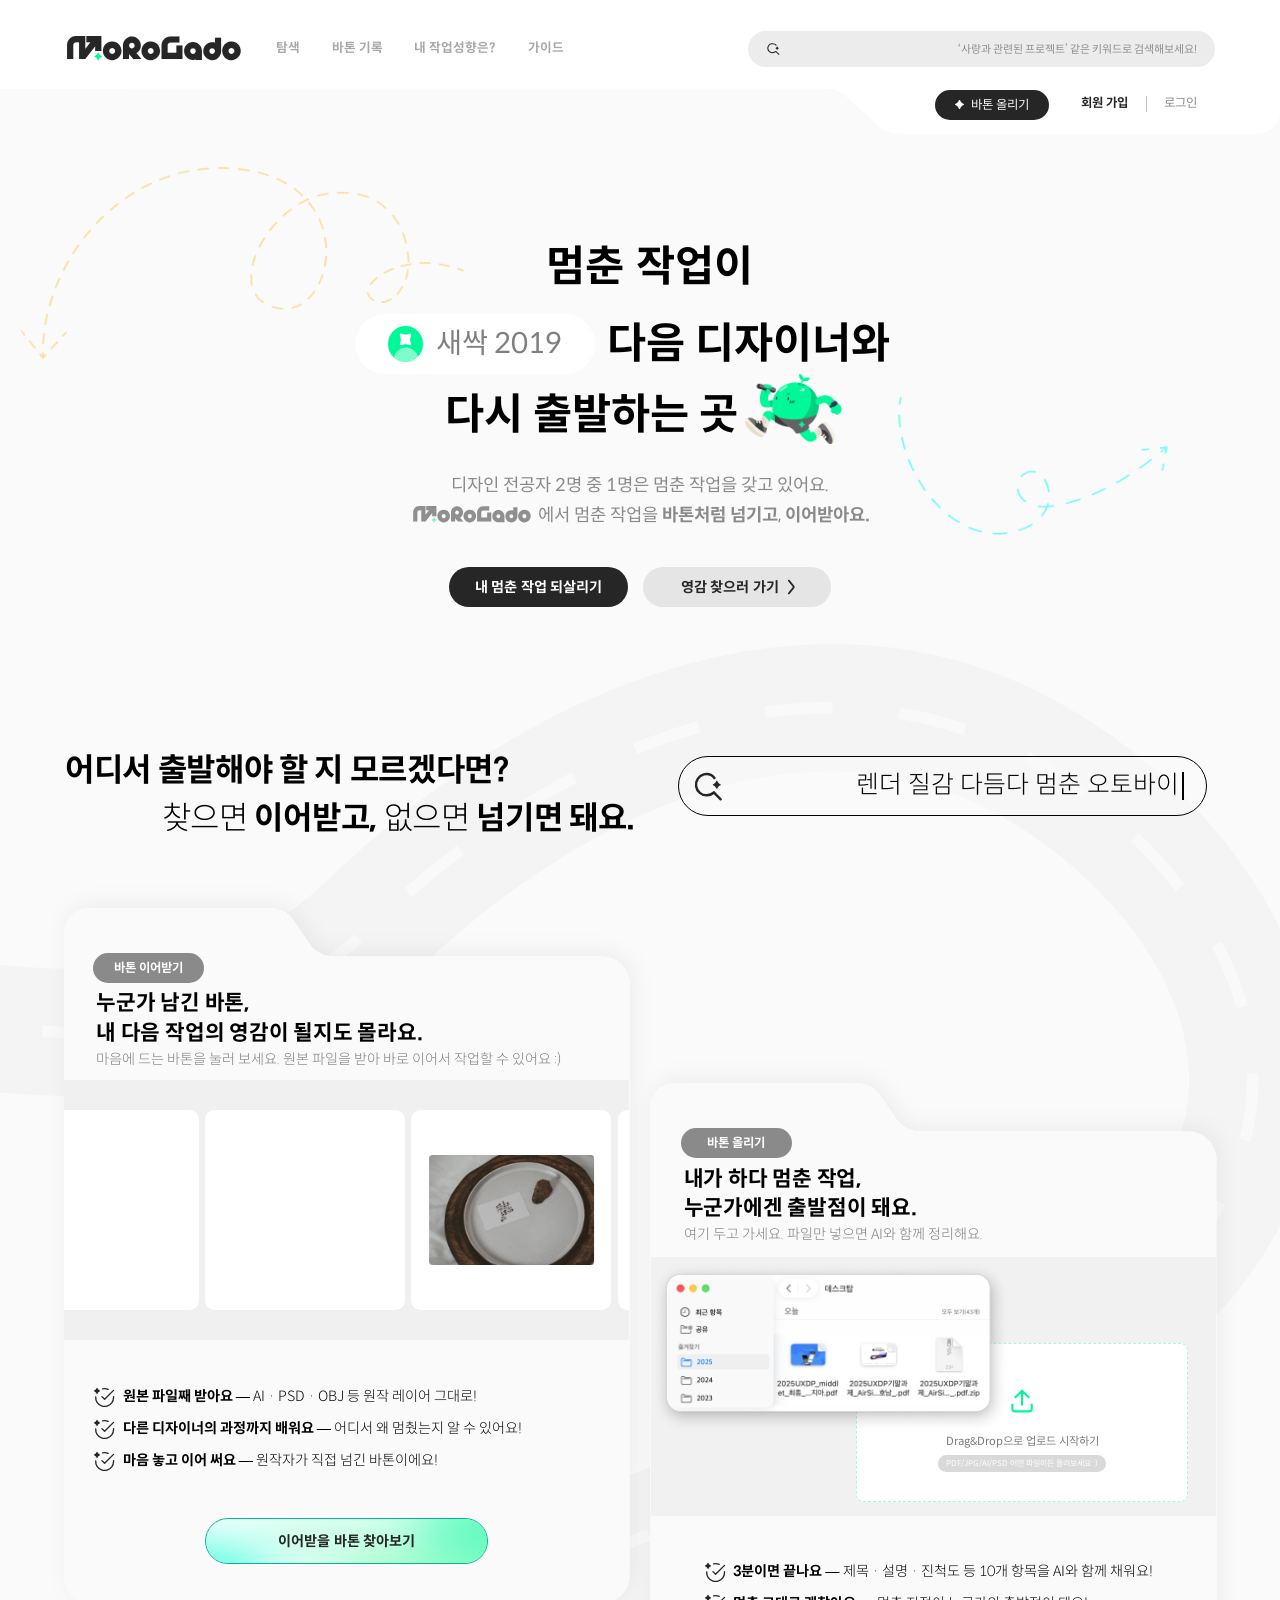
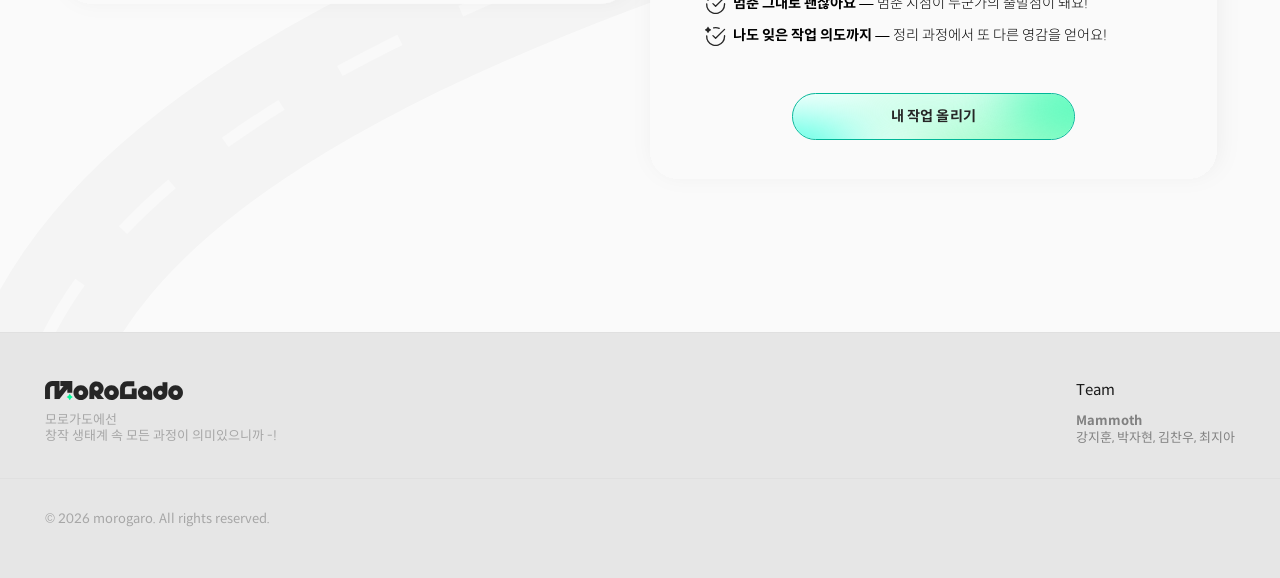
<file: index.html>
<!doctype html>
<html lang="ko">
<meta charset="utf-8"><meta name="viewport" content="width=device-width,initial-scale=1"><meta name="theme-color" content="#FAFAFA"><meta name="description" content="멈춘 작업도 다음 사람의 출발점이 될 수 있어요. 모로가도에서 바톤을 발견하고 이어달려요."><title>모로가도</title>
  <meta property="og:type" content="website">
  <meta property="og:url" content="https://morogado.site/">
  <meta property="og:title" content="모로가도 MOROGARO">
  <meta property="og:description" content="멈춘 작업을 잇는, 창작 순환 플랫폼">
  <meta property="og:image" content="https://morogado.site/assets/og-image.png">

<link rel="stylesheet" href="site.css?v=exhibition-20261009-1400"><link rel="stylesheet" href="site-detail.css?v=exhibition-20261009-1400"><link rel="stylesheet" href="log.css?v=exhibition-20261009-1400"><link rel="stylesheet" href="upload.css?v=exhibition-20261009-1400">
<script src="maker/exhibition-recommendations.js?v=exhibition-20261009-1400" defer></script><script src="font-catalog.js?v=exhibition-20261009-1400" defer></script><script src="vendor/jszip.min.js?v=exhibition-20261009-1400" defer></script><script src="config.js?v=1018a"></script><script src="store.js?v=1018a" defer></script><script src="store-remote.js?v=1105a" defer></script><script src="sample-comments.js?v=1113a" defer></script><script src="jia-detail.js?v=1115a" defer></script><script src="log.js?v=exhibition-20261009-1400" defer></script><script src="upload.js?v=1107c" defer></script><script src="calendar-reference.js?v=exhibition-20261009-1400" defer></script><script src="home-card-samples.js?v=exhibition-20261009-1400" defer></script><script src="feed-more-samples.js?v=fm1" defer></script><script src="calendar-relay-samples.js?v=exhibition-20261009-1400" defer></script><script src="landing.js?v=1026j" defer></script><script src="guide.js?v=1115a" defer></script><script src="filter-modal.js?v=1027b" defer></script><script src="relay-log.js?v=1106k" defer></script><script src="wp-test.js?v=1113b" defer></script><script src="example-info.js?v=1113a" defer></script><script src="site.js?v=1115a" defer></script><script src="idle-reset.js?v=1113a" defer></script><script src="auto-update.js?v=1113a" defer></script>
<link rel="stylesheet" href="director2-service.css?v=exhibition-20261009-1400"><link rel="preconnect" href="https://fonts.googleapis.com"><link rel="preconnect" href="https://fonts.gstatic.com" crossorigin><script>/* 구글 서체(Inter·Noto Sans KR)는 화면 그리기를 막지 않게 스크립트로 붙여요. 같은 서체라 모양은 그대로예요 (10/16) */(function(){var l=document.createElement('link');l.rel='stylesheet';l.href='https://fonts.googleapis.com/css2?family=Inter:wght@400;600&family=Noto+Sans+KR:wght@500&display=swap';document.head.appendChild(l);})();</script><link rel="stylesheet" href="scale-restoration.css?v=exhibition-20261009-1400">
<link rel="stylesheet" href="figma-home.css?v=1027b"><link rel="stylesheet" href="figma-log.css?v=fl6"><link rel="stylesheet" href="figma-detail.css?v=fd12"><link rel="stylesheet" href="jia-detail.css?v=jia-20261016"><link rel="stylesheet" href="header-figma.css?v=1018f"><link rel="stylesheet" href="header-v2.css?v=1105a"><link rel="stylesheet" href="filter-modal.css?v=1027b"><link rel="stylesheet" href="landing.css?v=1027a"><link rel="stylesheet" href="guide.css?v=1115a"><link rel="stylesheet" href="relay-log.css?v=1106m"><link rel="stylesheet" href="dock-upload.css?v=1105a"><link rel="stylesheet" href="wp-test.css?v=1113c"><script src="dock-upload.js?v=1027a" defer></script><script src="figma-home.js?v=1113b" defer></script><script src="figma-log.js?v=fl1" defer></script>

<a class="skip-link" href="#main">본문으로 바로 가기</a>
<header class="site-header" id="site-header"><div class="hd-shape" aria-hidden="true"></div><nav class="hd-sub" aria-label="바톤 기록 메뉴"><svg viewBox="0 0 20 20" fill="none" aria-hidden="true"><path d="M8 5l5 5-5 5" stroke="currentColor" stroke-width="1.6" stroke-linecap="round" stroke-linejoin="round"/></svg><a href="#/community" data-sub="log">바톤 로그</a><i></i><a href="#/community/talk" data-sub="talk">주니어 디자이너 커뮤니티</a></nav>
<div class="hd-bar"><div class="hd-left"><a class="hd-logo" href="#/" aria-label="모로가도 홈"><img class="hd-wordmark" src="assets/landing/logo.svg" alt="모로가도" width="203" height="28"><img class="hd-symbol" src="assets/landing/symbol.svg" alt="" width="41" height="28"></a>
<nav class="hd-nav" aria-label="주 메뉴"><a href="#/explore" data-nav="home">탐색</a><a href="#/community" data-nav="community">바톤 기록</a><button type="button" class="tendency-link" data-action="tendency">내 작업성향은?</button><a href="#/guide" data-nav="guide">가이드</a></nav></div>
<form class="hd-search" id="search-form" role="search"><label class="sr-only" for="site-search">바톤 검색</label><img src="assets/landing/search.svg" width="17" height="17" alt=""><input id="site-search" type="search" placeholder="‘사랑과 관련된 프로젝트’ 같은 키워드로 검색해보세요!" autocomplete="off"></form>
<button class="hd-menu" type="button" data-action="menu" aria-label="메뉴 열기"><svg viewBox="0 0 24 24" fill="none" stroke="currentColor" stroke-width="1.8" stroke-linecap="round"><path d="M4 7h16M4 12h16M4 17h16"/></svg></button></div>
<div class="hd-tab"><a class="hd-upload" href="#/upload" aria-label="바톤 올리기"><img src="assets/landing/sparkle.svg" width="10" height="10" alt="">바톤 올리기</a>
<a class="hd-icon hd-saved" href="#/saved" aria-label="저장한 바톤"><img src="assets/landing/hd-bookmark.svg" width="24" height="24" alt=""></a><button type="button" class="hd-icon hd-bell" data-action="notifications" aria-label="알림"><img src="assets/landing/hd-bell.svg" width="24" height="24" alt=""></button>
<div class="hd-account"><button type="button" class="hd-join" data-action="profile">회원 가입</button><i class="hd-guest" aria-hidden="true"></i><button type="button" class="hd-login" data-action="profile">로그인</button><button type="button" class="hd-me" data-action="profile" hidden><b id="runner-name">방문자</b> 님</button><i class="hd-me-sep" aria-hidden="true" hidden></i><a class="hd-my" href="#/my" hidden>내 바톤</a><a class="hd-avatar" href="#/my" aria-label="내 바톤"><img src="assets/landing/hd-avatar.svg" width="28" height="28" alt=""></a></div></div></header>
<main id="main" tabindex="-1"><div class="loading-placeholder" role="status">사이트를 불러오고 있어요.</div></main>
<footer class="site-footer"><div class="page-width footer-top"><div><a class="footer-brand" href="#/" aria-label="모로가도 홈"><img src="assets/figma/3423-4961/imgLogo.svg" alt="MoRoGado" width="138" height="19"></a><p>모로가도에선<br>창작 생태계 속 모든 과정이 의미있으니까 -!</p></div><div class="footer-team"><span>Team</span><p><strong>Mammoth</strong><br>강지훈, 박자현, 김찬우, 최지아</p></div></div><div class="page-width footer-bottom"><small>© 2026 morogaro. All rights reserved.</small></div></footer>
<nav hidden class="floating-dock" aria-label="빠른 메뉴"><a class="dock-plus" href="#/upload" aria-label="바톤 올리기"><span data-icon="plus"></span></a><div><button data-action="search" aria-label="검색"><span data-icon="search"></span><em class="dock-label" aria-hidden="true">검색</em></button><a href="#/saved" aria-label="저장한 바톤"><span data-icon="bookmark"></span><em class="dock-label" aria-hidden="true">저장</em></a><a href="#/my" aria-label="내 바톤"><span data-icon="user"></span><em class="dock-label" aria-hidden="true">내 바톤</em></a></div></nav>
<dialog id="site-modal" class="site-modal" aria-labelledby="modal-title"><div class="modal-heading"><h2 id="modal-title"></h2><button class="icon-button" id="modal-close" aria-label="닫기"><span data-icon="close"></span></button></div><div id="modal-content"></div></dialog>
<div class="toast-region" id="toasts" aria-live="polite" aria-atomic="true"></div>
<noscript><p>바톤 탐색과 저장을 사용하려면 브라우저에서 JavaScript를 켜 주세요.</p></noscript>

</html>
</file>
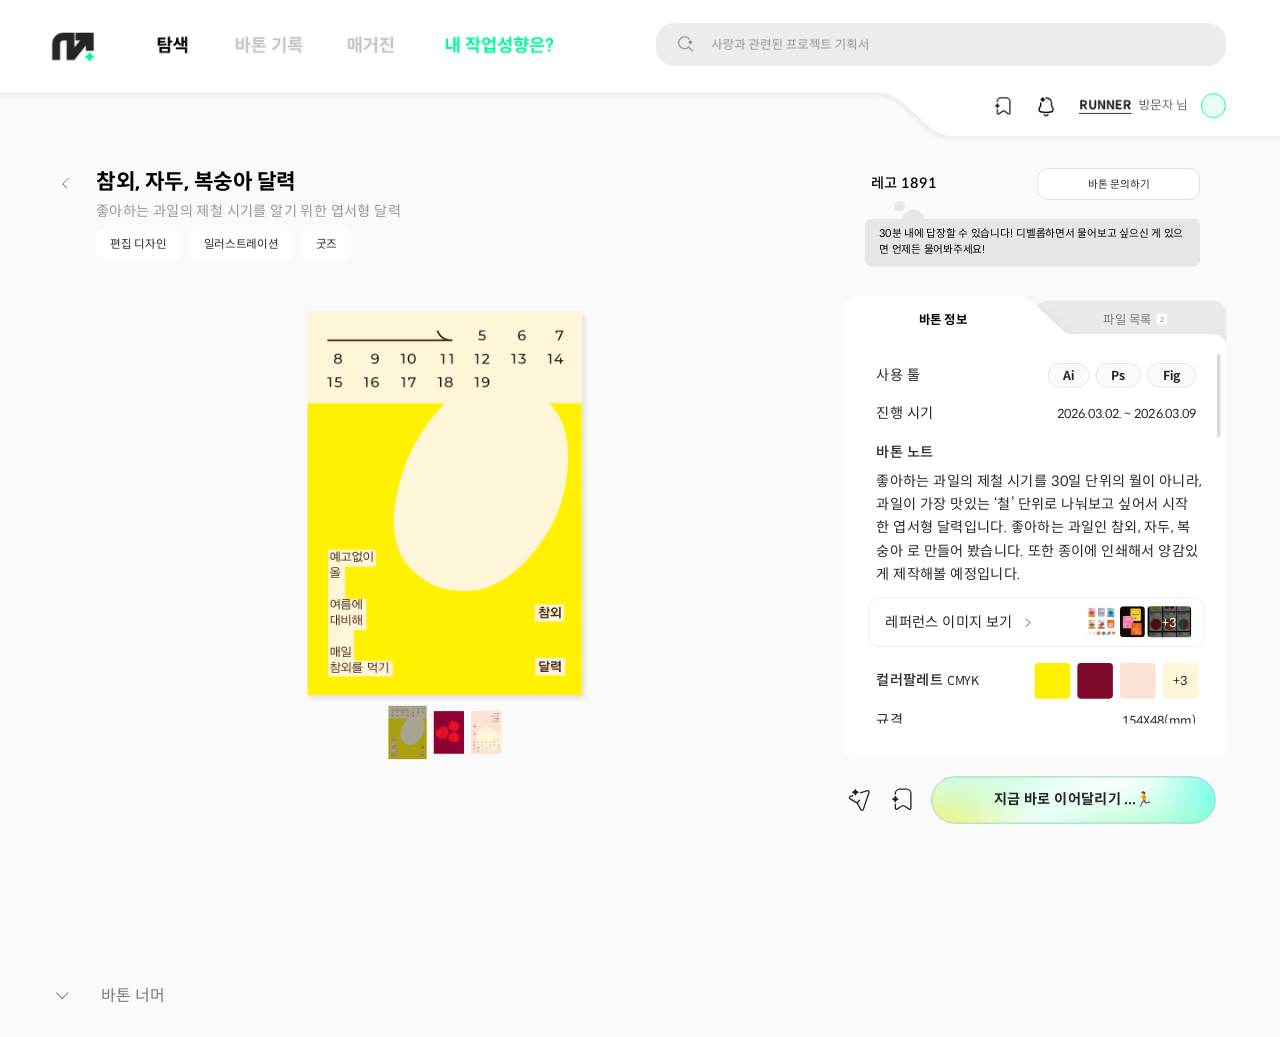
<file: baton/index.html>
<!doctype html>
<html lang="ko">
<head>
  <meta charset="UTF-8">
  <meta name="viewport" content="width=device-width, initial-scale=1">
  <meta name="theme-color" content="#FAFAFA">
  <title>참외, 자두, 복숭아 달력 — 모로가도 v10</title>
  <link rel="icon" href="../assets/favicon-32.png?v=2" type="image/png" sizes="32x32">
  <link rel="icon" href="../assets/favicon-192.png?v=2" type="image/png" sizes="192x192">
  <link rel="icon" href="../assets/favicon.svg?v=2" type="image/svg+xml">
  <link rel="apple-touch-icon" href="../assets/apple-touch-icon.png?v=2">
  <link rel="stylesheet" href="../fonts.css">
  <link rel="stylesheet" href="styles.css?v=1113c">
  <link rel="stylesheet" href="baton-live.css?v=1115a">
  <!-- 메이커 안에서 열릴 때는 예시가 잠깐 보이지 않도록 기록을 받을 때까지 가려요. -->
  <script>if(new URLSearchParams(location.search).get('embed')==='1'&&window.parent!==window)document.documentElement.classList.add('is-waiting-baton');</script>
  <!-- app.js는 baton-render.js가 데이터를 채운 뒤 불러와요. -->
  <script src="../download-bundle.js" defer></script>
  <script src="baton-data.js?v=1113b" defer></script>
  <script src="../vendor/modern-screenshot.js" defer></script>
  <script src="baton-chat.js?v=1113b" defer></script>
  <script src="baton-render.js?v=1115a" defer></script>
</head>
<body>
  <a class="skip-link" href="#main">본문으로 건너뛰기</a>
  <!-- Opening frame is isolated; scroll / 바톤 너머 reveals the lower document. -->
  <div class="page" id="page" data-view="detail" data-lower-open="false" data-transitioning="false">
    <header class="site-header">
      <img class="header-surface" src="assets/header-surface.svg" width="1440" height="164" alt="">
      <a class="brand" href="#detail" aria-label="모로가도 상세페이지"><img src="assets/brand-mark.svg" width="50" height="34" alt="모로가도"></a>
      <nav class="main-nav" aria-label="주 메뉴">
        <button class="nav-explore" type="button" aria-current="page" data-unwired="탐색">탐색</button>
        <button class="nav-community" type="button" data-unwired="바톤 기록">바톤 기록</button>
        <button class="nav-magazine" type="button" data-unwired="매거진">매거진</button>
        <button class="nav-personality" type="button" data-unwired="성향 검사">내 작업성향은?</button>
        <button class="nav-guide" type="button" data-unwired="가이드" hidden>가이드</button>
      </nav>
      <form class="search" id="search-form" role="search">
        <img src="assets/search-icon.svg" width="20" height="22" alt="">
        <input type="search" aria-label="바톤 검색" placeholder="사랑과 관련된 프로젝트 기획서" autocomplete="off">
      </form>
      <div class="account">
        <button class="icon-button account-bookmark" type="button" aria-label="저장한 바톤" data-unwired="저장한 바톤 목록"><img src="assets/bookmark-small.svg" width="21" height="24" alt=""></button>
        <button class="icon-button account-notification" type="button" aria-label="알림" data-unwired="알림"><img src="assets/notification.svg" width="21" height="25" alt=""></button>
        <!-- RUNNER is a literal label in the supplied SVG, NOT a subscription tier. -->
        <span class="account-name"><span class="source-label">RUNNER</span><span>방문자 님</span></span>
        <button class="avatar account-avatar" type="button" aria-label="방문자 프로필" data-unwired="프로필"></button>
      </div>
    </header>

    <main id="main">
      <section class="baton-heading" aria-labelledby="baton-title">
        <button class="back-button" id="back-button" type="button" aria-label="바톤 상세로 돌아가기"><span></span></button>
        <h1 id="baton-title">참외, 자두, 복숭아 달력</h1>
        <p class="baton-subtitle">좋아하는 과일의 제철 시기를 알기 위한 엽서형 달력</p>
        <div class="category-tags" aria-label="바톤 분류"><span>편집 디자인</span><span>일러스트레이션</span><span>굿즈</span></div>
        <div class="author-summary">
          <span class="author-name">레고 1891</span>
          <button class="contact-button" type="button" data-unwired="바톤 문의">바톤 문의하기</button>
          <p class="author-bubble">30분 내에 답장할 수 있습니다! 디벨롭하면서 물어보고 싶으신 게 있으면 언제든 물어봐주세요!</p>
        </div>
      </section>

      <section class="detail-view" id="detail-view" aria-label="바톤 상세정보">
        <!-- Added in the supplied 상세페이지1(1).svg. Decorative source vector;
             the existing 바톤 너머 button and its hit area remain unchanged. -->
        <img class="detail-folder-nametag" src="assets/detail-folder-nametag.svg" width="1440" height="84" alt="" aria-hidden="true" draggable="false">
        <div class="gallery" aria-label="바톤 이미지">
          <button class="artwork-button" id="open-artwork" type="button" aria-label="참외 달력 크게 보기">
            <img id="main-artwork" src="assets/detail-image-0.png" width="309" height="432" alt="노란색 바탕과 크림색 참외 모양으로 구성한 참외 달력">
          </button>
          <div class="thumbnails" role="tablist" aria-label="달력 이미지 선택">
            <button class="thumbnail is-active" type="button" role="tab" aria-selected="true" tabindex="0" data-image="0" aria-controls="main-artwork" aria-label="참외 달력"><img src="assets/detail-image-1.png" width="43" height="60" alt=""></button>
            <button class="thumbnail" type="button" role="tab" aria-selected="false" tabindex="-1" data-image="1" aria-controls="main-artwork" aria-label="자두 달력"><img src="assets/detail-image-2.png" width="34" height="48" alt=""></button>
            <button class="thumbnail" type="button" role="tab" aria-selected="false" tabindex="-1" data-image="2" aria-controls="main-artwork" aria-label="복숭아 달력"><img src="assets/detail-image-3.png" width="34" height="48" alt=""></button>
          </div>
        </div>

        <aside class="baton-folder" id="baton-folder" data-tab="info" aria-label="바톤 정보와 파일 목록">
          <img class="folder-surface info-surface" src="assets/folder-info.svg" width="432" height="521" alt="">
          <img class="folder-surface files-surface" src="assets/folder-files.svg" width="432" height="521" alt="">
          <div class="folder-tabs" role="tablist" aria-label="바톤 자료">
            <button id="info-tab" type="button" role="tab" aria-selected="true" aria-controls="info-panel">바톤 정보</button>
            <button id="files-tab" type="button" role="tab" aria-selected="false" aria-controls="files-panel" tabindex="-1">파일 목록 <span class="file-count">2</span></button>
          </div>
          <div id="info-panel" class="folder-scroll info-scroll" role="tabpanel" aria-labelledby="info-tab" tabindex="0">
            <div class="info-body">
              <div class="tools-row"><span>사용 툴</span><div class="tool-pills"><span tabindex="0" class="tool-ai">Ai<span class="tool-tooltip" role="tooltip"><img src="assets/detail-image-7.png" width="66" height="64" alt="">Adobe ILLUSTRATOR</span></span><span title="Adobe Photoshop">Ps</span><span title="Figma">Fig</span></div></div>
              <div class="period-row"><span>진행 시기</span><time datetime="2026-03-02">2026.03.02. ~ 2026.03.09</time></div>
              <h2 class="note-label">바톤 노트</h2>
              <p class="baton-note">좋아하는 과일의 제철 시기를 30일 단위의 월이 아니라,<br>과일이 가장 맛있는 ‘철’ 단위로 나눠보고 싶어서 시작<br>한 엽서형 달력입니다. 좋아하는 과일인 참외, 자두, 복<br>숭아 로 만들어 봤습니다. 또한 종이에 인쇄해서 양감있<br>게 제작해볼 예정입니다.</p>
              <button class="reference-button" id="open-references" type="button"><span>레퍼런스 이미지 보기</span><span class="chevron-right" aria-hidden="true"></span><span class="reference-thumbs"><img src="assets/detail-image-4.png" width="36" height="35" alt="패키지 색상 참고"><img src="assets/detail-image-5.png" width="28" height="35" alt="과일 패키지 참고"><span class="reference-more"><img src="assets/detail-image-6.png" width="49" height="35" alt="과일 그래픽 참고"><span>+3</span></span></span></button>
              <div class="palette-row"><span><strong>컬러팔레트</strong> <small>CMYK</small></span><div class="palette"><button style="--swatch:#FFF100" type="button" data-color="#FFF100" aria-label="노란색 #FFF100 복사"></button><button style="--swatch:#7E092B" type="button" data-color="#7E092B" aria-label="자두색 #7E092B 복사"></button><button style="--swatch:#FCE2D5" type="button" data-color="#FCE2D5" aria-label="복숭아색 #FCE2D5 복사"></button><button style="--swatch:#FFF5D9" type="button" data-color="#FFF5D9" aria-label="크림색 #FFF5D9 복사">+3</button></div></div>
              <div class="spec-row"><span>규격</span><span>154X48(mm)</span></div>
              <h2 class="style-label">스타일 TAG</h2>
              <div class="style-tags"><span>과일</span><span>참외</span><span>여름</span><span>감성</span><span>복숭아</span><span>컬러풀</span><span>자두</span><span>계절</span><span>달력</span></div>
              <h2 class="suggestions-label">다음 바톤 제안 <span>3</span></h2>
              <ol class="suggestions"><li>다른 과일로 확장 진행 해봐주세요!</li><li>모바일 앱 및 위젯화</li><li>계절별 음식으로 진행</li></ol>
            </div>
          </div>
          <div id="files-panel" class="folder-scroll files-scroll" role="tabpanel" aria-labelledby="files-tab" tabindex="0" hidden>
            <section class="stage-summary" aria-label="현재 진행도 Planting">
              <div class="plant-stage"><img src="assets/planting.svg" width="68" height="66" alt=""><span>Planting</span></div>
              <ul class="stage-checks"><li>기획서(PDF) 포함, 작업 설명·제작 배경 문서화</li><li>스케치 → 툴 작업 → 3D 모델링 프로세스 완주</li><li>3D 모델 최종 렌더링</li><li>소재 4종 베리에이션</li></ul>
            </section>
            <div class="files-heading"><strong>파일 목록 <span class="file-count">2</span></strong><button type="button" data-source-download="전체 파일">전체다운</button></div>
            <div class="file-list">
              <button type="button" class="file-row" data-source-download="참외, 자두, 복숭아 달력_ai"><span class="file-type">Ai.</span><span class="file-label"><strong>참외, 자두, 복숭아 달력_ai</strong><small>ai 파일 · 8.2MB</small></span><img src="assets/file-download.svg" width="26" height="21" alt="다운로드"></button>
              <button type="button" class="file-row" data-source-download="과일 기획_docx"><span class="file-type docx">docx.</span><span class="file-label"><strong>과일 기획_docx</strong><small>docx. 파일 · 8.2MB</small></span><img src="assets/file-download.svg" width="26" height="21" alt="다운로드"></button>
            </div>
          </div>
          <div class="folder-scrollbar" id="folder-scrollbar" aria-hidden="true"><span id="folder-scroll-thumb"></span></div>
        </aside>
        <div class="detail-actions"><button class="icon-button" id="share-baton" type="button" aria-label="바톤 공유"><img src="assets/share.svg" width="26" height="28" alt=""></button><button class="icon-button save-baton" type="button" aria-label="바톤 저장" aria-pressed="false"><img src="assets/bookmark.svg" width="25" height="28" alt=""></button><button class="inherit-button" type="button" data-inherit="current"><span>지금 바로 이어달리기 ...🏃</span></button></div>
        <button class="beyond-button" id="show-log" type="button" aria-label="바톤로그로 스크롤" aria-controls="log-view"><span class="chevron-down" aria-hidden="true"></span><span>바톤 너머</span></button>
      </section>

      <section class="log-view" id="log-view" aria-label="바톤로그와 댓글">
        <section class="baton-log-section" aria-labelledby="log-title">
          <h2 id="log-title">이 바톤의 릴레이 로그 <span>2</span></h2>
          <button class="help-button" id="log-help" type="button" aria-label="바톤로그 조작 안내">?</button>
          <div class="log-canvas" id="log-canvas" tabindex="0" role="region" aria-label="바톤로그. 마우스를 올리면 안내가 닫힌 뒤 관련 바톤이 오른쪽 여백의 경계에서 하나씩 출발해 점점 빠르게 왼쪽에 붙습니다. 안내 종료를 포함한 전체 진입은 3초입니다. 일반 영역의 스크롤은 관련 바톤을, 선택한 바톤 위의 스크롤은 하위 계승 분기를 탐색합니다. 좌우 방향키는 관련 바톤, 위아래 방향키는 계승 분기입니다. 영역 밖에서는 페이지가 스크롤됩니다.">
            <div class="log-nodes" id="log-nodes"></div>
            <div class="log-left-fade" aria-hidden="true"></div><div class="log-right-fade" aria-hidden="true"></div>
            <button class="log-root" id="log-root" type="button" aria-label="현재 바톤. 바톤로그 처음으로 돌아가기"><img src="assets/node-root.svg" width="152" height="152" alt="참외 달력, 현재 바톤"></button>
            <div class="branch-nodes" id="branch-nodes" aria-label="선택한 바톤의 계승 분기"></div>
            <div class="branch-fade" id="branch-fade" hidden aria-hidden="true"></div>
            <article class="log-preview" id="log-preview" hidden aria-label="선택한 바톤 미리보기">
              <button class="preview-main" type="button" id="preview-open" aria-label="여름 달력 with 삼원 컬러플랜 미리보기"><img class="preview-snapshot" src="assets/node-preview.svg" width="113.53" height="251.08" alt="여름 달력 with 삼원 컬러플랜. 보라색 포도 달력과 작업 정보"></button>
              <button class="preview-save" type="button" aria-label="선택한 바톤 저장" aria-pressed="false"><img src="assets/bookmark-small.svg" width="10" height="12" alt=""></button>
            </article>
            <div class="log-tutorial" id="log-tutorial" role="note" aria-label="마우스를 올리면 안내가 닫히고 관련 바톤이 한 개씩 왼쪽에 붙습니다. 키보드는 로그 영역에서 Enter를 누르세요."><span>마우스를 올려 시작하고<br>스크롤로 바톤을 선택해보세요!</span><svg width="52" height="24" viewBox="0 0 52 24" aria-hidden="true"><path d="M3 12H49M3 12L10 5M3 12L10 19M49 12L42 5M49 12L42 19" fill="none" stroke="currentColor" stroke-width="2" stroke-linecap="round" stroke-linejoin="round"/></svg></div>
          </div>
          <p class="sr-only" id="log-announcement" role="status" aria-live="polite"></p>
        </section>

        <section class="comments-section" aria-labelledby="comments-title">
          <h2 id="comments-title">댓글 <span id="comment-count">43</span></h2>
          <form class="comment-form" id="comment-form"><input name="comment" type="text" maxlength="500" aria-label="댓글 작성. Enter로 등록" placeholder="이 바톤에 대한 의견을 자유롭게 남겨보세요!" required><button type="submit" class="sr-only">댓글 등록</button></form>
          <div class="comments" id="comments">
            <article class="comment comment-first"><span class="comment-avatar cyan"></span><div><header><strong>씨앗 4412</strong><span class="handle">(jihoon_K)</span><time>2시간 전</time></header><p>레더 소재로 계승해보고 싶은데 원본 obj 파일 스케일이 어떻게 되나요?</p></div></article>
            <article class="comment comment-reply"><span class="comment-avatar gray"></span><div><header><strong>레고 1891</strong><span class="author-badge">원작자</span><time>1시간 전</time></header><p>obj 파일은 실제 크기(mm)로 저장했어요, 치수는 함께 받는 안내 문서에 적어뒀어요!</p></div></article>
            <article class="comment comment-second"><span class="comment-avatar pink"></span><div><header><strong>원석 1203</strong><span class="handle">(jiaja03)</span><time>5시간 전</time></header><p>그리스 신화 모티프랑 정말 잘 어울려요! 색상 버전도 기대할게요 🙌</p></div></article>
            <article class="comment comment-third"><span class="comment-avatar pale"></span><div><header><strong>과즙 2087</strong><span class="handle">(summer_ao)</span><span class="inherited-badge">이어받은 사람</span><time>어제</time></header><p>이 바톤을 이어받아 수박 달력을 만들고 있어요. 원본 ai가 레이어별로 정리돼 있어서 바로 시작할 수 있었어요!</p></div></article>
          </div>
          <button class="all-comments" id="all-comments" type="button">댓글 <span id="all-comment-count">43</span>개 모두 보기</button>
        </section>

        <section class="ideas-section" aria-labelledby="ideas-title">
          <h2 id="ideas-title">바톤 아이디어 <span>6</span></h2><button class="add-idea" type="button" data-unwired="바톤 아이디어 제안">+ 나도 제안하기</button>
          <div class="idea-cards"><article class="idea-card"><span class="idea-badge green">아직 없는 작업</span><h3>발표 자료 만들기</h3><p>과일마다 제철을 보여주는<br>발표 자료가 아직 없어요. 원<br>작자가 가장 바라는 작업이<br>에요.</p><div class="idea-author"><i></i><strong>레고 1891</strong><span>원작자 제안</span></div><span class="interest">4명이 관심 있어요</span><button type="button" class="start-idea primary" data-inherit="presentation">이어받아 시작하기</button></article><article class="idea-card"><span class="idea-badge">댓글 아이디어</span><h3>레더 소재 버전</h3><p>달력을 레더로 옮겨 굿즈로<br>만들어보고 싶어요. 원본<br>obj는 mm 기준으로 저장돼<br>있어요.</p><div class="idea-author"><i></i><strong>씨앗 4412</strong><span>댓글 아이디어</span></div><span class="interest">3명이 관심 있어요</span><button type="button" class="start-idea" data-inherit="leather">이어받아 시작하기</button></article></div>
        </section>

        <section class="related-section" aria-labelledby="related-title"><h2 id="related-title">이 바톤도 마음에 드실 거예요:)</h2><div class="related-grid" id="related-grid"></div></section>
        <footer class="footer"><img class="footer-brand" src="assets/brand-wordmark.svg" width="140" height="22" alt="모로가도"><p class="footer-message">모로가도에선<br>창작 생태계 속 모든 과정이 의미있으니까 -!</p><div class="footer-team"><strong>Team</strong><p>Mammoth<br><span>강지훈, 박지현, 김찬우, 최지아</span></p></div><div class="footer-rule"></div><p class="copyright">© 2026 morogaro. All rights reserved.</p></footer>
      </section>
    </main>
  </div>
  <dialog class="lightbox" id="lightbox" aria-labelledby="lightbox-title"><div class="lightbox-head"><h2 id="lightbox-title"></h2><button class="close-dialog" type="button" aria-label="닫기">×</button></div><div class="lightbox-content" id="lightbox-content"></div></dialog>
  <div class="toast" id="toast" role="status" aria-live="polite"></div>
  <noscript><p class="noscript-message">이미지 전환과 바톤로그를 사용하려면 JavaScript를 켜주세요.</p></noscript>
</body>
</html>
</file>
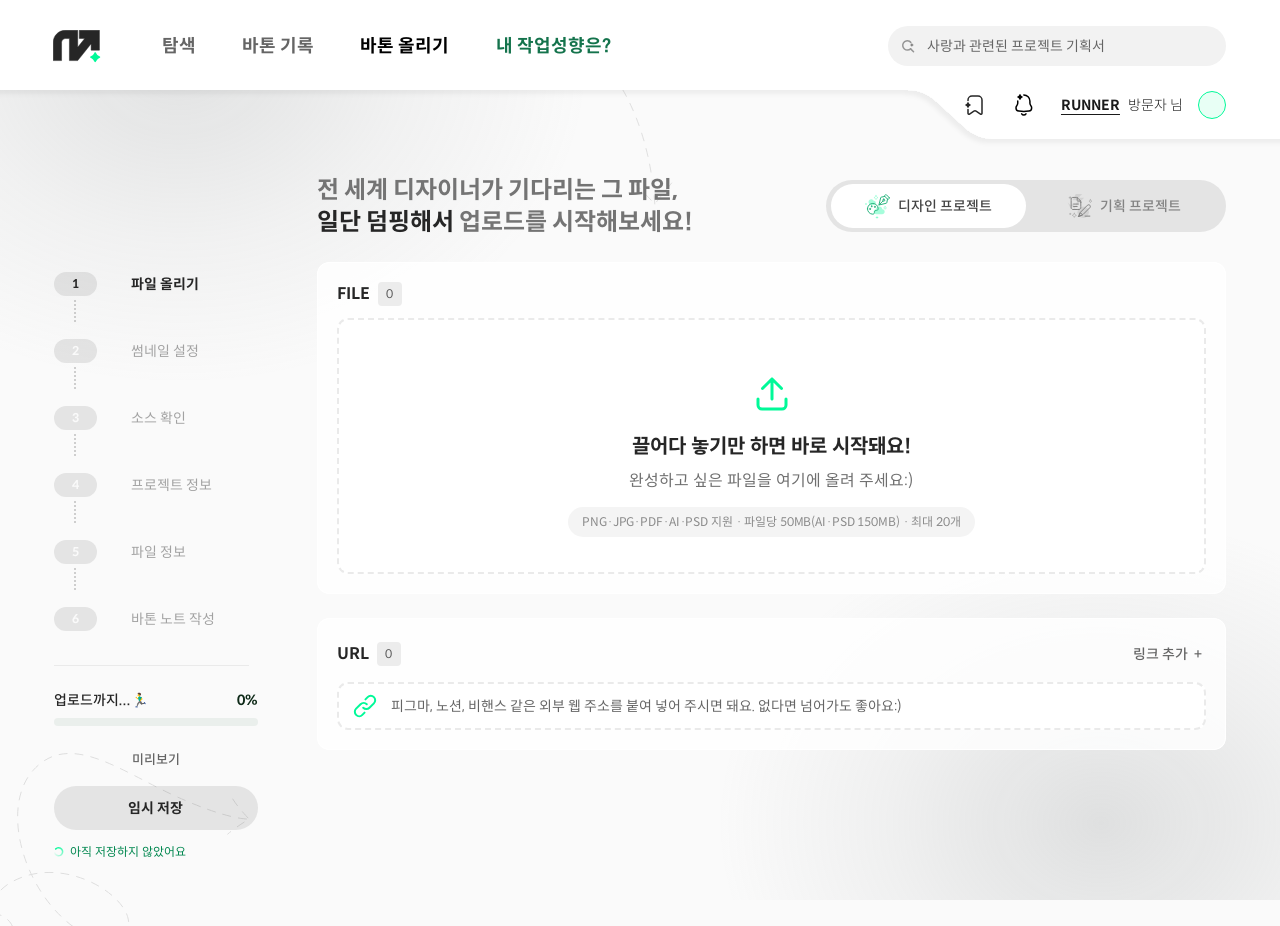
<file: upload.html>
<!doctype html>
<html lang="ko">
<head>
  <meta charset="utf-8">
  <meta name="viewport" content="width=device-width, initial-scale=1, viewport-fit=cover">
  <meta name="theme-color" content="#FAFAFA">
  <meta name="description" content="작업 파일 하나로 바톤을 만들어 보세요. 노트북에서 참여 · 끝까지 하면 작은 선물을 드려요 🎁">
  <title>바톤 올리기 · 모로가도</title>
  <meta property="og:type" content="website">
  <meta property="og:site_name" content="모로가도">
  <meta property="og:title" content="모로가도 · 바톤 업로드 사용성 평가">
  <meta property="og:description" content="작업 파일 하나로 바톤을 만들어 보세요. 노트북에서 참여 · 끝까지 하면 작은 선물을 드려요 🎁">
  <meta property="og:url" content="https://morogado.site/">
  <meta property="og:image" content="https://morogado.site/assets/og-image.png">
  <meta property="og:image:width" content="1200">
  <meta property="og:image:height" content="630">
  <meta name="twitter:card" content="summary_large_image">
  <link rel="stylesheet" href="./fonts.css">
  <link rel="stylesheet" href="./styles.css">
  <link rel="stylesheet" href="./header.css?v=1011s">
  <link rel="stylesheet" href="./refinement.css?v=1105g">
  <link rel="stylesheet" href="./loading.css">
  <link rel="stylesheet" href="./buttons.css">
  <link rel="stylesheet" href="./review.css?v=1027a">
  <link rel="stylesheet" href="./stepper.css">
  <link rel="stylesheet" href="./ambient.css">
  <link rel="stylesheet" href="./note.css?v=1107c">
  <link rel="stylesheet" href="./detail.css">
  <link rel="stylesheet" href="./research.css?v=1011p">
  <!-- 졸전 사이트 안(index.html → #/upload)에 iframe으로 열릴 때만 쓰는 연결 (10/16) -->
  <script>if(new URLSearchParams(location.search).get("embedded")==="1"){window.MOROGARO_EMBEDDED=true;document.documentElement.classList.add("is-site-embedded");}</script>
  <link rel="stylesheet" href="./site-embed.css?v=1018a">
  <link rel="icon" href="./assets/favicon-32.png?v=2" type="image/png" sizes="32x32">
  <link rel="icon" href="./assets/favicon-192.png?v=2" type="image/png" sizes="192x192">
  <link rel="icon" href="./assets/favicon.svg?v=2" type="image/svg+xml">
  <link rel="apple-touch-icon" href="./assets/apple-touch-icon.png?v=2">
  <script src="./mobile-gate.js?v=1014f"></script>
  <script src="./fresh-start.js?v=1011p"></script>
  <script src="./config.js"></script>
  <script src="./size-warning.js?v=1012a" defer></script>
  <script src="./progress-boost.js?v=1012c" defer></script>
  <script src="./app.js?v=1027a" defer></script>
  <script src="./header.js?v=1011p" defer></script>
  <script src="./loading.js?v=1011p" defer></script>
  <script src="./file-analysis.js?v=1012a" defer></script>
  <script src="./ambient.js?v=1012h" defer></script>
  <script src="./stepper.js?v=1027a" defer></script>
  <script src="./note-snap.js?v=1012b" defer></script>
  <script src="./review.js?v=1107a" defer></script>
  <script src="./note.js?v=1107a" defer></script>
  <script src="./note-chips.js?v=1107c" defer></script>
  <script src="./download-bundle.js?v=1011p" defer></script>
  <script src="./vendor/modern-screenshot.js" defer></script>
  <script src="./research.js?v=1027a" defer></script>
  <script src="./site-bridge.js?v=1018b" defer></script>
  <script src="./detail.js?v=1027a" defer></script>
</head>
<body>
  <div class="ambient-background" aria-hidden="true">
    <div class="ambient-layer ambient-neutral" data-ambient="neutral"></div>
    <div class="ambient-layer ambient-Seeding" data-ambient="Seeding"></div>
    <div class="ambient-layer ambient-Planting" data-ambient="Planting"></div>
    <div class="ambient-layer ambient-Growing" data-ambient="Growing"></div>
    <div class="ambient-layer ambient-Blooming" data-ambient="Blooming"></div>
    <div class="ambient-layer ambient-Flowering" data-ambient="Flowering"></div>
  </div>
  <a class="skip-link" href="#file-dropzone">파일 올리기로 바로 가기</a>
  <div class="stage" data-node-id="3421:2057">
    <div class="page-art" aria-hidden="true">
      <img class="glow-top" src="./assets/glow-top.svg" alt="" data-node-id="3421:2058">
      <img class="glow-bottom" src="./assets/glow-bottom.svg" alt="" data-node-id="3421:2059">
      <img class="path-top" src="./assets/path-top.svg" alt="" data-node-id="3421:2060">
      <img class="path-bottom" src="./assets/path-bottom.svg" alt="" data-node-id="3421:2096">
    </div>

    <!-- Figma 3423:5019. Constant desktop slot: no document reflow on fold.
         Expanded only at scrollY=0; scrolling upward in the page stays compact. -->
    <header class="header-shell" id="site-header" aria-label="모로가도" data-node-id="3423:5019" data-state="expanded">
      <a class="header-return" id="header-return" href="#" tabindex="-1">맨 위로 이동해 전체 메뉴 보기</a>
      <div class="site-header">
        <div class="header-backdrop" aria-hidden="true">
          <div class="header-art-window">
            <img class="header-art" src="./assets/header-surface.svg" alt="" data-node-id="3423:5025">
          </div>
        </div>
        <div class="header-inner">
          <div class="header-primary" id="header-primary">
            <a class="brand" id="header-brand" href="#" aria-label="모로가도, 페이지 맨 위로">
              <img src="./assets/brand.svg" alt="" data-node-id="3423:5029">
            </a>
            <nav class="header-nav" id="header-nav" aria-label="주 메뉴" data-node-id="3423:5030">
              <button class="nav-item" type="button" data-context="explore" data-node-id="3423:5031">탐색</button>
              <button class="nav-item" type="button" data-context="community" data-node-id="3423:5032">바톤 기록</button>
              <button class="nav-item is-current" type="button" data-context="baton-center" aria-current="page" data-node-id="3516:27815">바톤 올리기</button>
              <button class="nav-item nav-personality" type="button" data-context="personality" data-node-id="3423:5034">내 작업성향은?</button>
            </nav>
            <form class="header-search" id="header-search" role="search" aria-label="바톤 검색" data-node-id="3423:5035">
              <button class="search-submit" type="submit" aria-label="검색">
                <img src="./assets/search.svg" alt="" data-node-id="3423:5037">
              </button>
              <label class="sr-only" for="search-input">검색어</label>
              <input id="search-input" name="q" type="search" autocomplete="off" maxlength="200" placeholder="사랑과 관련된 프로젝트 기획서" data-node-id="3423:5042">
            </form>
          </div>
          <!-- Figma 3516:27817 — 저장 · 알림 · 프로필. 헤더 아래쪽 탭 영역(y=105)에 놓여요. -->
          <div class="header-account" data-node-id="3516:27817">
            <div class="header-account-icons" data-node-id="3516:27818">
              <button class="header-icon" type="button" data-context="saved" aria-label="저장한 바톤" data-node-id="3516:27819"><img src="./assets/bookmark.svg" width="24" height="24" alt=""></button>
              <button class="header-icon" type="button" data-context="notifications" aria-label="알림" data-node-id="3516:27823"><img src="./assets/bell.svg" width="24" height="24" alt=""></button>
            </div>
            <div class="header-profile" data-node-id="3516:27828">
              <span class="header-runner" data-node-id="3516:27830"><b>RUNNER</b><span>방문자 님</span></span>
              <button class="header-avatar" type="button" data-context="profile" aria-label="방문자 프로필" data-node-id="3516:27832"><img src="./assets/avatar.svg" width="28" height="28" alt=""></button>
            </div>
          </div>
        </div>
      </div>
    </header>

    <main class="workspace" aria-labelledby="page-title">
      <div class="intro">
        <h1 id="page-title" data-node-id="3421:2097">
          <span class="greeting">전 세계 디자이너가 기다리는 그 파일,</span>
          <span><strong>일단 덤핑해서</strong> 업로드를 시작해보세요!</span>
        </h1>
        <fieldset class="project-switch" data-node-id="3463:26802">
          <legend class="sr-only">프로젝트 유형</legend>
          <label class="project-option">
            <input type="radio" name="project-type" value="design" checked>
            <span class="option-surface">
              <span class="option-content">
                <span class="design-icon-slot" aria-hidden="true">
                  <img class="project-icon--active" src="./assets/project-design.svg" alt="" data-node-id="3421:2102">
                  <img class="project-icon--inactive" src="./assets/project-design-inactive.svg" alt="" data-node-id="3463:26806">
                </span>
                <span>디자인 프로젝트</span>
              </span>
            </span>
          </label>
          <label class="project-option">
            <input type="radio" name="project-type" value="planning">
            <span class="option-surface">
              <span class="option-content">
                <span class="planning-icon-slot" aria-hidden="true">
                  <img class="project-icon--inactive" src="./assets/project-planning.svg" alt="" data-node-id="3421:2113">
                  <img class="project-icon--active" src="./assets/project-planning-active.svg" alt="" data-node-id="3463:26817">
                </span>
                <span>기획 프로젝트</span>
              </span>
            </span>
          </label>
        </fieldset>
      </div>

      <aside class="sidebar" aria-label="바톤 메이커 단계">
        <!-- Figma 3571:3018. No surrounding panel or card fill. -->
        <nav class="step-card" aria-label="바톤 메이커 6단계" data-node-id="3571:3018">
          <button class="step-summary" id="step-summary" type="button" aria-expanded="false" aria-controls="maker-steps">
            <span><span class="step-summary-count">1 / 6</span><strong>파일 올리기</strong></span>
            <span class="step-summary-toggle">전체 단계 <span aria-hidden="true">⌄</span></span>
          </button>
          <div class="step-list-wrap">
            <img class="stepper-connector-art" src="./assets/stepper-six-connectors.svg" alt="" aria-hidden="true" data-node-id="3571:2173">
            <ol class="step-list" id="maker-steps">
              <li class="step is-current" data-node-id="3571:2167">
                <button class="step-button" type="button" data-step="1" aria-current="step"><span class="step-number">1</span><span class="step-label">파일 올리기</span></button>
              </li>
              <li class="step" data-node-id="3571:2166">
                <button class="step-button" type="button" data-step="2" aria-disabled="true" title="파일을 먼저 올려주세요."><span class="step-number">2</span><span class="step-label">썸네일 설정</span></button>
              </li>
              <li class="step" data-node-id="3571:2168">
                <button class="step-button" type="button" data-step="3" aria-disabled="true" title="파일을 먼저 올려주세요."><span class="step-number">3</span><span class="step-label">소스 확인</span></button>
              </li>
              <li class="step" data-node-id="3571:2169">
                <button class="step-button" type="button" data-step="4" aria-disabled="true" title="파일을 먼저 올려주세요."><span class="step-number">4</span><span class="step-label">프로젝트 정보</span></button>
              </li>
              <li class="step" data-node-id="3571:2170">
                <button class="step-button" type="button" data-step="5" aria-disabled="true" title="파일을 먼저 올려주세요."><span class="step-number">5</span><span class="step-label">파일 정보</span></button>
              </li>
              <li class="step" data-node-id="3571:2171">
                <button class="step-button" type="button" data-step="6" aria-disabled="true" title="바톤 노트 작성 화면은 아직 연결되지 않았어요."><span class="step-number">6</span><span class="step-label">바톤 노트 작성</span></button>
              </li>
            </ol>
          </div>
          <div class="sidebar-divider-slot" aria-hidden="true"><img class="sidebar-divider" src="./assets/divider.svg" alt="" data-node-id="3516:28823"></div>
          <div class="completion">
            <div class="completion-label"><span>업로드까지...🏃‍♂️</span><span class="completion-value" id="completion-value">0%</span></div>
            <!-- Weighted upload preparation: one file = 50%. Not creative-stage progress or network transfer. -->
            <div class="completion-track" role="progressbar" id="completion-track" aria-label="바톤 업로드 준비" aria-valuemin="0" aria-valuemax="100" aria-valuenow="0" aria-valuetext="바톤 업로드 준비 0%. 파일을 추가해 주세요."><span></span></div>
            <span class="sr-only" id="completion-announcement" role="status" aria-live="polite" aria-atomic="true"></span>
            <p class="completion-hint" id="completion-hint">파일을 올리면 절반이 완성돼요.</p>
          </div>
        </nav>
        <div class="sidebar-actions">
          <button class="preview-button" id="preview-button" type="button">미리보기</button>
          <button class="save-button" id="save-button" type="button" data-node-id="3516:28831">임시 저장</button>
        </div>
        <div class="save-status" id="save-status" role="status" aria-live="polite" title="이 기기의 현재 브라우저에 저장됩니다. 서버에 업로드되지 않습니다.">
          <img src="./assets/autosave.svg" alt="" aria-hidden="true" data-node-id="3516:28834">
          <span id="save-status-text">아직 저장하지 않았어요</span>
        </div>
      </aside>

      <div class="upload-content">
        <section class="panel file-panel" id="file-panel" aria-labelledby="file-heading" data-node-id="3421:2125">
          <div class="panel-art" aria-hidden="true" data-node-id="3421:2126"></div>
          <div class="panel-content">
            <div class="section-title"><h2 id="file-heading">FILE</h2><output class="counter" id="file-count" aria-label="추가한 파일 수">0</output></div>
            <input class="sr-only" id="file-input" type="file" multiple tabindex="-1" aria-label="바톤 파일 선택">
            <button class="dropzone" id="file-dropzone" type="button" aria-label="바톤 파일 선택" aria-describedby="drop-message local-note" data-node-id="3421:2133">
              <span class="drop-content">
                <span class="upload-art-slot"><img src="./assets/upload.svg" class="upload-art" alt="" data-node-id="3421:2135"></span>
                <span id="drop-message" class="drop-message"><span class="drop-title" id="drop-title">끌어다 놓기만 하면 바로 시작돼요!</span><span class="drop-detail" id="drop-detail">완성하고 싶은 파일을 여기에 올려 주세요:)</span><span class="drop-limit" id="drop-limit">PNG·JPG·PDF·AI·PSD 지원 · 파일당 50MB(AI·PSD 150MB) · 최대 20개</span></span>
              </span>
            </button>
            <p id="local-note" class="sr-only">파일을 클릭해서 선택하거나 이 영역으로 끌어다 놓으세요. 기본 실행에서는 브라우저 안에서 확인해요. 분석 서버로 실행하면 다음 단계에서 파일을 서버로 보내며, AI 도움은 별도 동의 후 진행해요.</p>
            <ul class="file-list" id="file-list" aria-label="추가한 파일" hidden></ul><p class="size-warning" id="size-warning" role="status" hidden></p>
          </div>
        </section>

        <section class="panel url-panel" id="url-panel" aria-labelledby="url-heading" data-node-id="3421:2155">
          <div class="panel-art" aria-hidden="true" data-node-id="3421:2156"></div>
          <form id="url-form" class="panel-content" novalidate>
            <div class="url-header">
              <div class="section-title"><h2 id="url-heading">URL</h2><output class="counter" id="url-count" aria-label="추가한 URL 수">0</output></div>
              <button class="add-link" id="add-link-button" type="button"><span>링크 추가</span><span aria-hidden="true">+</span></button>
            </div>
            <ul class="url-list" id="url-list" aria-label="추가한 URL" hidden></ul>
            <div class="url-field" id="url-field" data-node-id="3421:2167">
              <span class="link-icon-slot" aria-hidden="true"><img src="./assets/link.svg" alt="" data-node-id="3421:2169"></span>
              <label class="sr-only" for="url-input">추가할 URL</label>
              <input id="url-input" name="url" type="text" inputmode="url" autocomplete="off" autocapitalize="off" spellcheck="false" placeholder="피그마, 노션, 비핸스 같은 외부 웹 주소를 붙여 넣어 주시면 돼요. 없다면 넘어가도 좋아요:)" aria-describedby="url-error">
            </div>
            <p class="field-error" id="url-error" role="alert" hidden></p>
          </form>
        </section>
        <div class="upload-actions" id="upload-actions" hidden>
          <p class="upload-summary" id="upload-summary" aria-live="polite" data-node-id="3421:2376"></p>
          <button class="next-button glass-button" id="next-button" type="button" data-node-id="3421:2367" aria-label="다음으로, 썸네일 설정">
            <span>다음으로</span><span class="mg-orbit" aria-hidden="true"><i></i></span><span class="send-icon-slot"><img src="./assets/send.svg" alt="" data-node-id="3421:2372"></span>
          </button>
        </div>
      </div>
      <section class="review-intro" id="review-intro" hidden aria-labelledby="review-heading" data-node-id="3516:28894">
        <div class="review-project-art"><span><img id="review-project-icon" src="./assets/project-design.svg" alt=""></span></div>
        <div class="review-type-line"><p id="review-type">디자인 프로젝트</p><button class="info-button" type="button" data-info="project" aria-label="프로젝트 유형 안내"><img src="./assets/review-info.svg" alt=""></button></div>
        <div class="review-title-line">
          <h1 id="review-heading" class="sr-only" tabindex="-1">파일 정보 확인</h1>
          <label class="sr-only" for="review-title">바톤 제목</label>
          <input id="review-title" class="review-title-input" type="text" maxlength="120" placeholder="바톤 제목을 적어주세요" autocomplete="off" data-field="title" data-node-id="3516:28893">
          <button class="edit-title" type="button" aria-label="바톤 제목 수정"><span><img src="./assets/review-pencil.svg" alt=""></span></button>
        </div>
        <div class="review-provenance"><span id="analysis-mode-label">파일 정보 확인</span><button type="button" id="show-evidence">근거·추출 범위 보기</button><button type="button" id="reanalyze-files" title="직접 수정한 값은 유지하고 AI가 다시 확인해요">AI 다시 분석</button></div>
      </section>
      <div class="review-content" id="review-content" hidden data-node-id="3516:28759">
        <section class="review-panel thumbnails-panel" id="review-thumbnails-section" data-maker-section="2" aria-labelledby="thumbnails-heading" data-node-id="3516:28837">
          <div class="review-section-heading"><div class="heading-with-meta"><h2 id="thumbnails-heading" tabindex="-1">바톤 썸네일 설정</h2><button class="info-button" type="button" data-info="thumbnails" aria-label="썸네일 설정 안내"><img src="./assets/review-info.svg" alt=""></button></div><div class="thumbnail-count"><img src="./assets/review-count.svg" alt=""><span><strong id="selected-count">0</strong>/10</span></div></div>
          <div class="thumbnail-toolbar"><span id="thumbnail-candidate-count">파일에서 캡처한 후보</span><label hidden><select id="thumbnail-source-filter" aria-hidden="true"><option value="all">전체 파일</option></select></label></div>
          <div class="thumbnail-layout">
            <div class="cover-card"><div class="cover-preview" id="cover-preview"><span>대표 이미지를 골라주세요</span></div><div class="ratio-picker" id="ratio-picker" role="radiogroup" aria-label="썸네일 화면비"><button type="button" data-ratio="original" aria-pressed="true">원본</button><button type="button" data-ratio="1/1">1:1</button><button type="button" data-ratio="4/5">4:5</button><button type="button" data-ratio="3/4">3:4</button><button type="button" data-ratio="16/9">16:9</button></div><button class="text-action" id="custom-thumbnail" type="button">썸네일 설정하기</button></div>
            <div class="thumbnail-candidates"><div class="thumbnail-grid" id="thumbnail-grid"></div><p class="thumbnail-empty" id="thumbnail-empty">캡처 가능한 이미지·페이지가 없어요.<br>썸네일 설정하기에서 이미지를 추가할 수 있어요.</p></div>
          </div>
          <input id="thumbnail-input" type="file" accept="image/png,image/jpeg,image/webp" class="sr-only" tabindex="-1" aria-label="바톤 썸네일 이미지 선택">
          <p class="review-quiet">선택한 순서로 표시돼요. 첫 번째 이미지가 대표 썸네일이에요.</p>
        </section>
        <section class="review-panel sources-panel" id="review-sources-section" data-maker-section="3" aria-labelledby="sources-heading" data-node-id="3516:28836">
          <div class="review-section-heading"><div class="heading-with-meta"><h2 id="sources-heading" tabindex="-1">업로드 소스 확인</h2><p id="review-source-count"></p></div><button type="button" class="text-action" id="edit-sources">수정하기</button></div>
          <div class="review-sources" id="review-sources"></div>
          <div class="stage-heading"><h2>바톤 진척도</h2><button type="button" class="info-button" data-info="stage" aria-label="바톤 진척도 안내"><img src="./assets/review-info.svg" alt=""></button></div>
          <div class="stage-selector" id="stage-selector" aria-label="바톤 진척도 선택">
            <div class="stage-options" id="stage-options"></div>
          </div>
          <p class="review-quiet" id="stage-provenance"></p>
        </section>
        <section class="review-panel project-panel" id="review-project-section" data-maker-section="4" aria-labelledby="project-info-heading" data-node-id="3556:982">
          <h2 id="project-info-heading" tabindex="-1">프로젝트 정보</h2>
          <div class="review-form-row"><h3>카테고리</h3><div class="chip-field" id="categories-field" data-chips="categories"></div></div>
          <div class="review-form-row"><h3>사용 툴</h3><div class="chip-field" id="tools-field" data-chips="tools"></div></div>
          <div class="review-form-row"><h3>기간</h3><div class="period-fields">
            <label>프로젝트 시작일<span class="date-field"><img src="./assets/review-calendar.svg" alt=""><input id="project-start" type="date" data-field="startDate" aria-label="프로젝트 시작일"></span></label>
            <span class="period-separator" aria-hidden="true">~</span>
            <label>프로젝트 종료일<span class="date-field"><img src="./assets/review-calendar.svg" alt=""><input id="project-end" type="date" data-field="endDate" aria-label="프로젝트 종료일"></span></label>
            <span class="period-suffix" aria-hidden="true">까지</span>
            <div class="duration-field"><span>프로젝트 기간</span><output id="project-duration">미확인</output></div>
            <span class="period-suffix" aria-hidden="true">간</span>
            <p class="inline-error" id="period-error" role="alert" hidden></p>
          </div></div>
          <div class="review-form-row production-row" id="production-row" hidden>
            <div><h3>제작여부</h3><p class="field-explanation">굿즈 카테고리라 추가되었어요!</p></div>
            <div class="production-fields"><label class="production-toggle"><input id="physical-made" type="checkbox"><span>실물로 인쇄/제작해봤어요</span><small id="physical-status">미확인</small></label>
              <label class="boxed-field"><span>소재 및 후가공</span><input id="production-materials" data-field="materials" maxlength="1000" placeholder="예: 스노우지 250g, 귀도리 후가공"></label>
              <label class="boxed-field"><span>제작하면서 알게된 점</span><textarea id="production-lessons" data-field="lessons" rows="3" maxlength="2000" placeholder="이어받는 사람이 같은 실수를 피할 수 있게, 알게된 걸 편하게 적어주세요 :)"></textarea></label>
            </div>
          </div>
          <div class="review-form-row"><h3>스타일 태그</h3><div class="chip-field" id="tags-field" data-chips="tags"></div></div>
        
          <div class="review-form-row reference-row">
            <div><h3>레퍼런스 이미지</h3><p class="field-explanation">프로젝트 진행 시 참고한 이미지를 올려주세요 :)</p></div>
            <div class="reference-field" id="reference-field">
              <p class="reference-bubble" id="reference-bubble" hidden></p>
              <div class="reference-strip" id="reference-strip"><div id="reference-images" class="reference-tiles"></div><button id="add-reference" type="button" class="reference-add" aria-label="레퍼런스 이미지 추가"><span aria-hidden="true">+</span></button></div>
              <input id="reference-input" class="sr-only" type="file" multiple accept="image/png,image/jpeg,image/webp" tabindex="-1" aria-label="레퍼런스 이미지 추가">
              <p class="field-explanation" id="reference-status" role="status"></p>
            </div>
          </div>
</section>
        <section class="review-panel technical-panel" id="review-file-section" data-maker-section="5" aria-labelledby="technical-heading" data-node-id="3556:984">
          <h2 id="technical-heading" tabindex="-1">파일 정보를 확인해주세요 :)</h2>
          <div class="review-form-row dimensions-row"><div><h3>규격</h3></div>
            <div><div class="dimension-fields">
              <label class="dimension-input"><img src="./assets/review-width.svg" alt=""><input type="number" id="dimension-width" placeholder="가로" min="0.01" max="100000" step="any" aria-label="가로 크기"></label>
              <span aria-hidden="true">×</span><label class="dimension-input"><img src="./assets/review-height.svg" alt=""><input type="number" id="dimension-height" placeholder="세로" min="0.01" max="100000" step="any" aria-label="세로 크기"></label>
              <select id="dimension-unit" aria-label="규격 단위"><option value="px">px</option><option value="mm">mm</option><option value="cm">cm</option></select>
            </div><p class="field-explanation" id="dimension-basis">확인되지 않은 규격은 비워두었어요.</p></div>
          </div>
          <div class="review-form-row palette-row"><h3>컬러팔레트</h3><div class="palette-content">
            <div class="palette-heading"><p id="palette-summary">대표컬러를 골라주세요.</p><fieldset class="color-mode"><legend class="sr-only">팔레트 표시 방식</legend><label><input type="radio" name="color-mode" value="rgb" checked><span>RGB</span></label><label><input type="radio" name="color-mode" value="cmyk"><span>CMYK</span></label></fieldset></div>
            <div class="palette-main" id="palette-main"></div><p class="review-quiet" id="palette-empty">색상을 직접 확인할 수 있는 파일이 없어요.</p>
            <div class="palette-candidates"><div class="palette-candidates-heading"><p id="palette-total">감지된 색상이 없어요.</p><label class="add-color-control">+ 색상 추가<input type="color" id="custom-color" value="#00F998" aria-label="직접 추가할 색상"></label></div><div id="palette-candidates" class="palette-small"></div></div>
            <p class="field-explanation" id="cmyk-note" hidden>CMYK는 RGB의 단순 환산 미리보기예요. ICC 프로파일을 적용한 인쇄용 색상값이 아니에요.</p>
          </div></div>
          <div class="review-form-row fonts-row"><div><h3>사용폰트</h3><p class="field-explanation">파일에 명시된 폰트만 불러와요. 이름과 받는 곳이 맞는지 확인해주세요.</p></div><div><div id="review-fonts" class="font-list"></div><p class="review-quiet" id="fonts-empty">정확한 폰트 정보를 확인하지 못했어요. 직접 추가할 수 있어요.</p><button type="button" class="chip-add" id="add-font">+ 폰트 추가</button></div></div>
        </section>

        <div class="note-transition" data-node-id="3579:31">
          <span aria-hidden="true"></span><strong>확인은 끝났어요 :)</strong>
          <p>이제 이어받을 사람에게 이야기를 남겨볼까요?</p>
        </div>
        <!-- Figma 3666:4124 — 카드 · 바톤 노트 -->
        <section id="review-note-section" class="review-panel note-panel" data-maker-section="6" data-node-id="3666:4124" aria-labelledby="note-heading">
          <h2 id="note-heading" data-node-id="3666:4125">바톤 노트</h2>
          <div class="note-body" data-node-id="3666:4126">
            <div class="note-row" data-node-id="3666:4128">
              <div class="note-label" data-node-id="3666:4129"><h3>노트</h3><p>하나만 써도 충분해요</p></div>
              <div class="note-controls" data-node-id="3666:4132">
                <div class="note-ai-row" data-node-id="3666:4133">
                  <p class="note-bubble" id="note-bubble" hidden data-node-id="3668:4255"><span id="note-draft-status" role="status" aria-live="polite"></span> <button type="button" id="clear-draft" class="note-bubble-action" hidden>초안 지우기</button></p>
                  <div class="note-ai-actions" data-node-id="3668:4260">
                    <button type="button" id="generate-note" class="ai-pill" data-node-id="3666:4220"><img src="./assets/ai-spark.svg" width="16" height="14" alt=""><span id="note-ai-label">AI로 초안 쓰기</span></button>
                    <button type="button" id="clear-note" class="note-clear" data-node-id="3666:4144">지우기</button>
                  </div>
                </div>
                <div class="note-box" data-node-id="3666:4145">
                  <label class="sr-only" for="baton-note">바톤 노트, 자유롭게 이야기를 남겨주세요</label>
                  <textarea id="baton-note" rows="6" maxlength="5000" placeholder="어떻게 시작했고, 지금은 어디까지 왔나요?
하나의 이야기만 남겨도 괜찮아요." aria-describedby="note-count note-draft-status"></textarea>
                  <output id="note-count" data-node-id="3666:4149">0 자</output>
                </div>
                <button id="apply-note-draft" type="button" class="idea-add" hidden>새 초안 적용</button>
              </div>
            </div>
            <aside class="note-guide" aria-labelledby="story-rail-title" data-node-id="3666:4151">
              <h3 id="story-rail-title" data-node-id="3666:4153">바톤노트 가이드</h3>
              <div id="story-groups" class="guide-groups"></div>
            </aside>
          </div>
          <div class="note-row ideas-row" id="ideas-row" data-node-id="3666:4190">
            <div class="note-label" data-node-id="3666:4191"><h3>이어받을 아이디어</h3><p>골라 담기만 하면 돼요<br>최대 3개까지</p></div>
            <div class="ideas-controls" data-node-id="3666:4194">
              <button type="button" class="ai-pill ai-pill--large" id="suggest-ideas" data-node-id="3666:4239"><img src="./assets/ai-spark.svg" width="16" height="14" alt=""><span>AI 추천 방향 보기</span></button>
              <div id="idea-suggestions" class="idea-suggestions" hidden></div>
              <div id="idea-fields" class="idea-fields"></div>
              <button type="button" class="idea-add" id="add-idea" data-node-id="3666:4210">+ 아이디어 추가</button>
              <p class="note-status" id="idea-status" role="status"></p>
            </div>
          </div>
        </section>
        <div class="review-bottom"><button class="glass-button review-back" type="button" id="review-back">이전으로</button><div><button class="review-publish" type="button" id="review-publish">이대로 업로드</button><button class="glass-button review-next" type="button" id="review-next"><span class="review-next-label">다음으로</span><span class="send-icon-slot"><img src="./assets/send.svg" alt=""></span></button></div></div>
      </div>
    </main>

    <!-- 결과 상세페이지: v10 상세페이지(baton/index.html)를 그대로 불러와 이 바톤의 정보로 채워요. -->
    <section id="baton-detail" class="baton-frame-host" hidden aria-label="바톤 상세페이지"></section>
  </div>

  <dialog class="preview-dialog" id="preview-dialog" aria-labelledby="preview-title" aria-describedby="preview-description">
    <div class="dialog-top">
      <div><p class="eyebrow">바톤 메이커</p><h2 id="preview-title">미리보기</h2></div>
      <button class="close-button" id="close-preview" type="button" aria-label="미리보기 닫기">×</button>
    </div>
    <p class="dialog-description" id="preview-description">추가한 파일과 URL을 확인해요. 아직 바톤이 업로드된 것은 아니에요.</p>
    <div class="preview-type" id="preview-type"></div>
    <div class="preview-media" id="preview-media" hidden></div>
    <div class="preview-items" id="preview-items"></div>
    <p class="preview-empty" id="preview-empty">파일이나 URL을 추가하면 여기서 확인할 수 있어요.</p>
    <div class="dialog-bottom"><span>이 브라우저에만 저장되는 미리보기예요.</span><button class="dialog-done" id="preview-done" type="button">이어서 작성하기</button></div>
  </dialog>
  <!-- Figma 3421:2377. Only the loading layer is added; the user's live
       attachment screen remains behind the real backdrop, not a screenshot. -->
  <dialog class="analysis-dialog" id="analysis-dialog" tabindex="-1" aria-labelledby="analysis-title" aria-describedby="analysis-guidance analysis-note">
    <div class="analysis-center" role="status" aria-live="polite" aria-atomic="true">
      <div class="relay-loader" aria-hidden="true" data-node-id="3421:2564">
        <div class="relay-orbit">
          <span class="relay-part relay-point"><img src="./assets/loader-point.svg" alt="" data-node-id="3421:2565"></span>
          <span class="relay-part relay-circle-a"><img src="./assets/loader-circle-a.svg" alt="" data-node-id="3421:2566"></span>
          <span class="relay-part relay-circle-b"><img src="./assets/loader-circle-b.svg" alt="" data-node-id="3421:2567"></span>
          <span class="relay-part relay-circle-c"><img src="./assets/loader-circle-c.svg" alt="" data-node-id="3421:2568"></span>
        </div>
      </div>
      <h2 id="analysis-title" data-node-id="3421:2569">모로가도에서 바톤 분석 중...</h2>
    </div>
    <div class="analysis-footer">
      <p class="analysis-guidance" id="analysis-guidance" data-node-id="3491:27021">바톤 노트는 완벽하지 않아도 괜찮아요. 막힌 부분을 적어두면 받는 사람이 거기서부터 시작해요:)</p>
      <button class="glass-button analysis-return" id="cancel-analysis" type="button" data-node-id="3491:27012">파일 올리기로 돌아가기</button>
    </div>
    <p class="analysis-demo-note" id="analysis-note">파일 내용을 확인하고 있어요. 확인되지 않은 정보는 비워두어요.</p>
  </dialog>
  <dialog class="review-dialog" id="evidence-dialog" aria-labelledby="evidence-title">
    <div class="review-dialog-heading"><h2 id="evidence-title">자동 입력의 근거</h2><button class="close-button" type="button" data-close-dialog aria-label="근거 닫기">×</button></div>
    <p class="review-dialog-intro">직접 추출한 정보와 AI 제안을 구분했어요. 확인할 수 없는 정보는 비워두고, Flowering은 자동 선정하지 않아요.</p>
    <div id="evidence-content"></div><div class="review-dialog-actions"><button type="button" class="glass-button" data-close-dialog>확인했어요</button></div>
  </dialog>
  <dialog class="review-dialog consent-dialog" id="ai-consent-dialog" aria-labelledby="consent-title">
    <div class="review-dialog-heading"><h2 id="consent-title">파일을 보고 AI가 입력을 도와줄까요?</h2><button class="close-button" type="button" data-consent="cancel" aria-label="취소">×</button></div>
    <p>AI 도움을 선택하면 분석 서버가 추출한 <strong>파일명, 문서 본문, 페이지·이미지·영상 캡처, 추출된 음성 일부(최대 3파일·각 120초)</strong>를 OpenAI로 보내 제목·카테고리·진척도 등을 제안해요. 민감한 내용이 없는지 확인해주세요.</p>
    <p class="review-quiet">API 사용료는 설정된 키의 계정에 청구돼요. 기본 정보만 확인하면 OpenAI로 전송하지 않아요. 취소하더라도 이미 전송된 AI 요청은 비용이 발생할 수 있어요.</p>
    <label class="remember-ai"><input id="remember-ai-choice" type="checkbox"> 이 탭에서 선택을 기억하기</label>
    <div class="review-dialog-actions"><button class="text-action" type="button" data-consent="basic">기본 정보만 확인</button><button class="glass-button" type="button" data-consent="ai">AI 도움 받기</button></div>
  </dialog>
  <dialog class="review-dialog" id="review-summary-dialog" aria-labelledby="review-summary-title">
    <div class="review-dialog-heading"><h2 id="review-summary-title">바톤 정보 확인</h2><button class="close-button" type="button" data-close-dialog aria-label="확인 창 닫기">×</button></div>
    <p id="review-summary-note"></p><div id="review-summary-body"></div>
    <div class="review-dialog-actions"><button class="text-action" type="button" id="export-review">작성 정보 저장하기</button><button class="glass-button" type="button" data-close-dialog>이어서 수정하기</button></div>
  </dialog>
  <div class="toast" id="toast" role="status" aria-live="polite" hidden></div>

  <dialog id="note-ai-consent" class="review-dialog" aria-labelledby="note-ai-consent-title">
    <div class="review-dialog-heading"><h2 id="note-ai-consent-title">노트 작성에 AI 도움을 받을까요?</h2></div>
    <p>확인한 제목·카테고리·제작 정보와 추출 근거를 OpenAI로 보내요. 원본 파일을 새로 전송하지 않으며, API 사용료가 발생할 수 있어요. 초안은 확인 후 수정할 수 있어요.</p>
    <div class="review-dialog-actions"><button class="review-publish" id="note-ai-no" type="button">직접 작성할게요</button><button class="glass-button" id="note-ai-yes" type="button">AI 도움 받기</button></div>
  </dialog>
  <dialog id="note-clear-dialog" class="review-dialog" aria-labelledby="note-clear-title">
    <h2 id="note-clear-title">작성한 노트를 지울까요?</h2><p>직접 수정한 문장도 함께 지워져요. 이어받을 아이디어는 유지돼요.</p>
    <div class="review-dialog-actions"><button class="review-publish" id="note-clear-no" type="button">유지하기</button><button class="glass-button" id="note-clear-yes" type="button">노트 지우기</button></div>
  </dialog>
  <dialog id="finish-dialog" class="review-dialog" aria-labelledby="finish-title">
    <h2 id="finish-title">바톤을 상세페이지로 이어볼까요?</h2>
    <p class="review-dialog-intro">파일과 썸네일, 지금까지 작성한 정보를 하나의 바톤으로 묶어요. 이 버전에서는 이 브라우저에만 저장되며, 다른 사용자에게 공개되지는 않아요.</p>
    <div id="finish-summary"></div><p id="finish-error" class="inline-error" role="alert" hidden></p>
    <div class="review-dialog-actions"><button id="finish-cancel" class="review-publish" type="button">계속 작성하기</button><button id="finish-confirm" class="glass-button finish-primary" type="button">바톤 만들기 <span aria-hidden="true">🏃</span></button><button id="finish-preview" class="glass-button" type="button" hidden>저장 없이 미리보기</button></div>
  </dialog>
  <dialog id="detail-message-dialog" class="review-dialog" aria-labelledby="detail-message-title">
    <div class="review-dialog-heading"><h2 id="detail-message-title"></h2></div><p id="detail-message-body"></p>
    <div class="review-dialog-actions"><button id="detail-message-close" class="glass-button" type="button">확인</button></div>
  </dialog>
  <noscript><p class="noscript-note">파일 추가와 임시 저장을 사용하려면 브라우저에서 JavaScript를 켜 주세요.</p></noscript>
</body>
</html>
</file>
